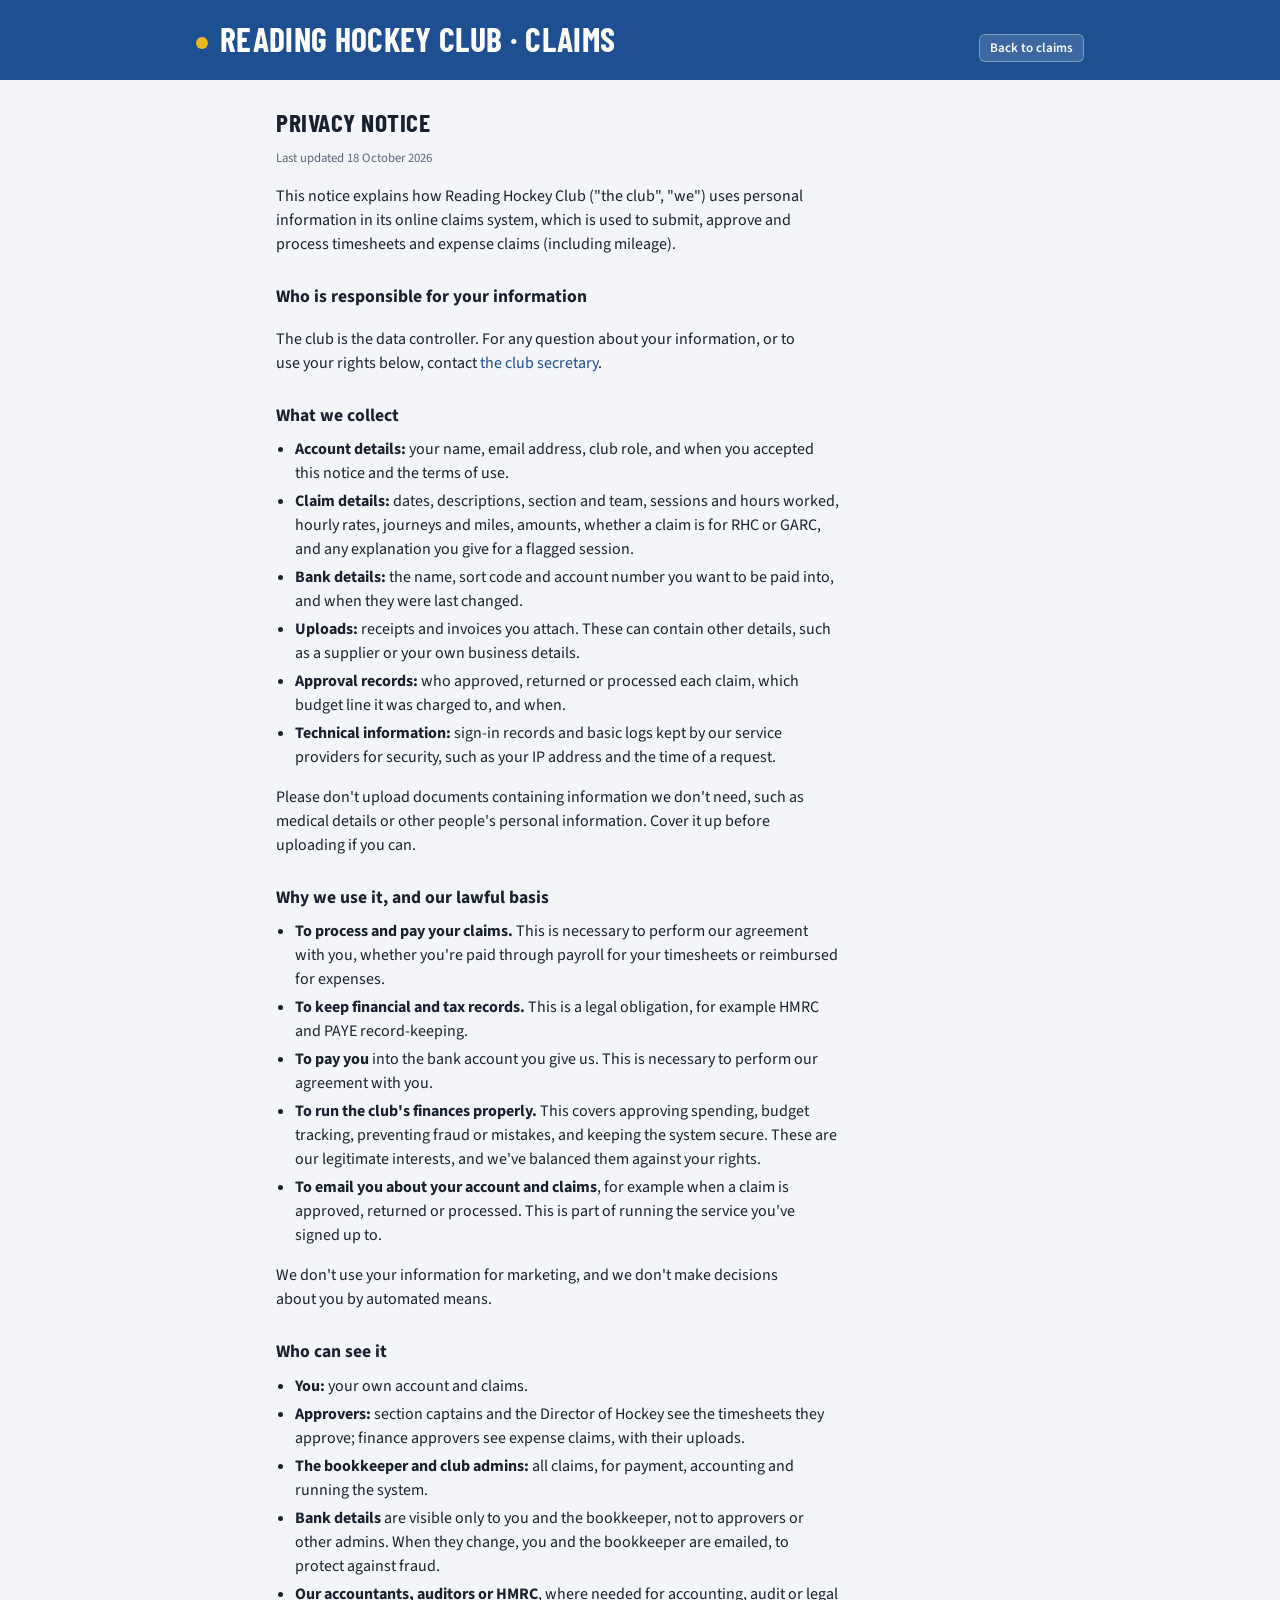
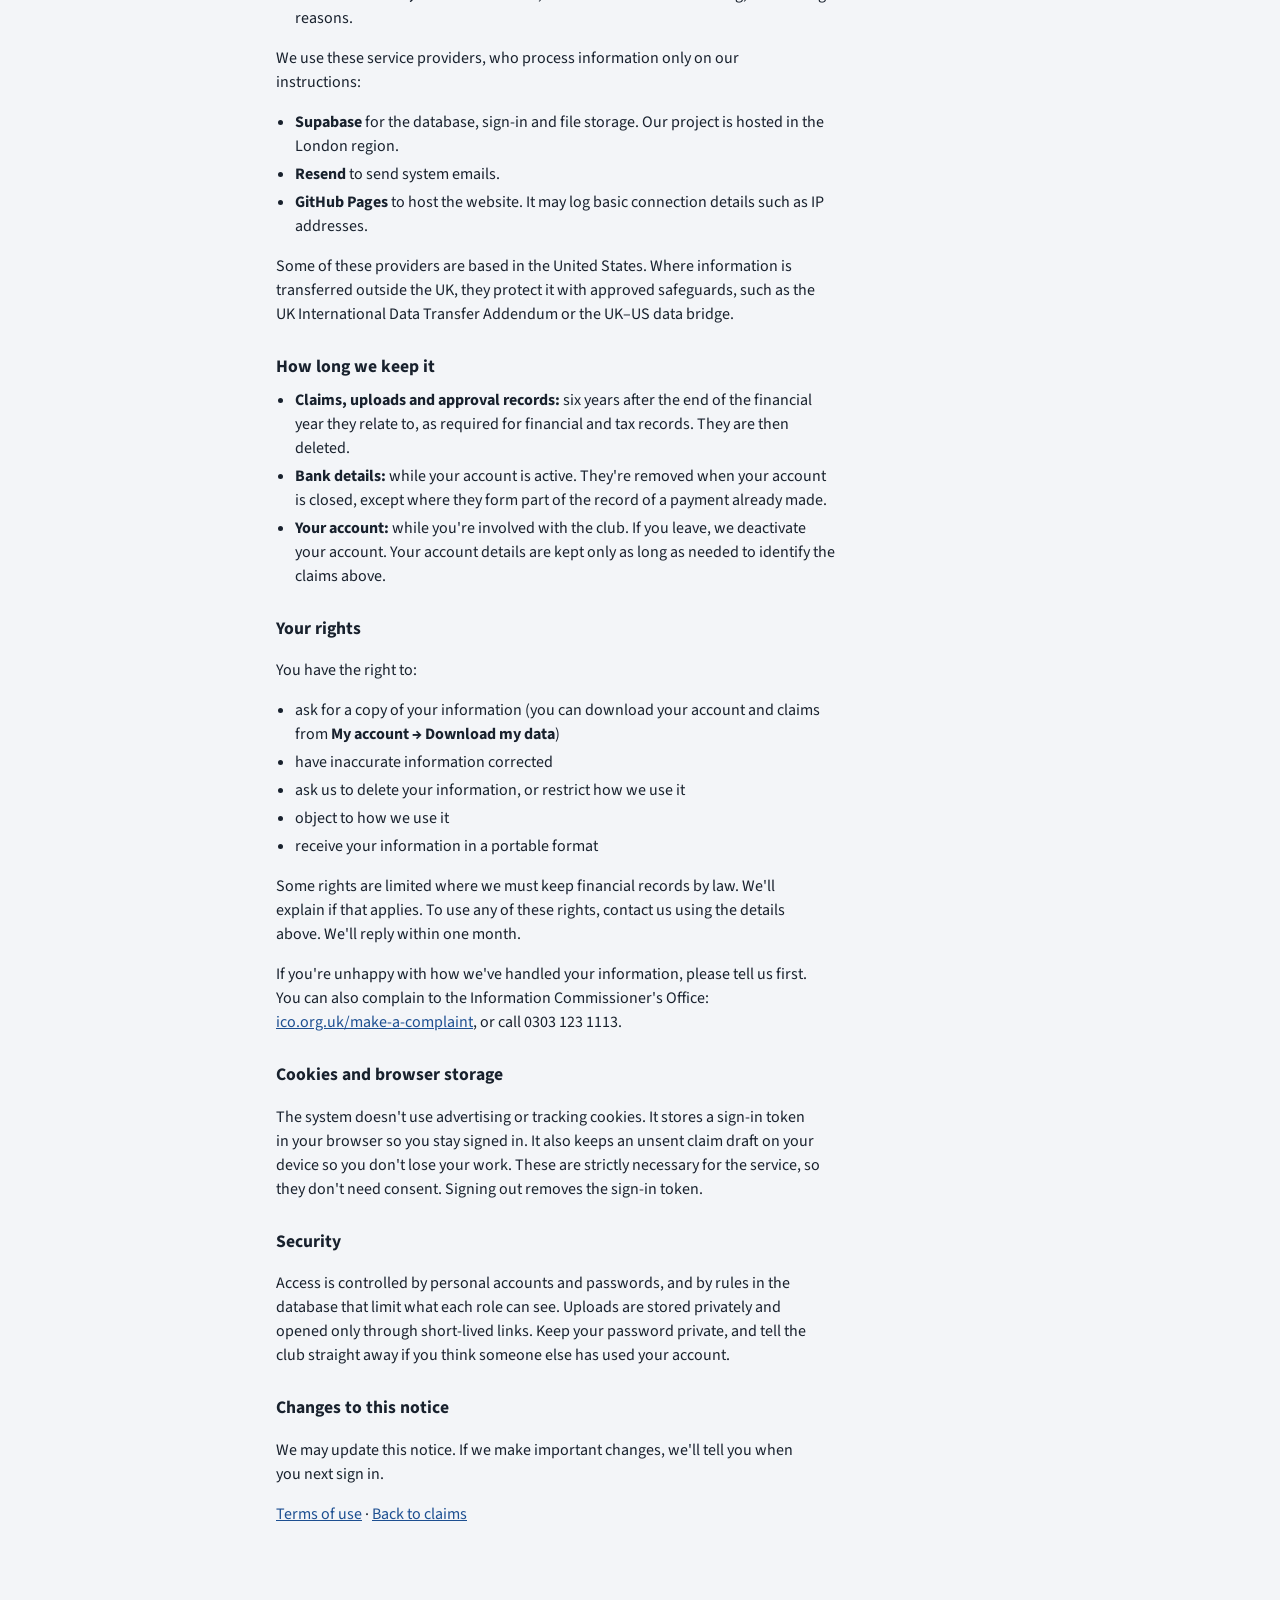
<file: privacy.html>
<!doctype html>
<html lang="en-GB">
<head>
<meta charset="utf-8">
<meta name="viewport" content="width=device-width,initial-scale=1,viewport-fit=cover">
<title>Privacy notice · RHC Claims</title>
<link rel="icon" href="data:image/svg+xml,%3Csvg xmlns='http://www.w3.org/2000/svg' viewBox='0 0 32 32'%3E%3Crect width='32' height='32' rx='7' fill='%231d4f91'/%3E%3Ccircle cx='16' cy='16' r='6' fill='%23e8b923'/%3E%3C/svg%3E">
<link rel="stylesheet" href="https://fonts.googleapis.com/css2?family=Barlow+Condensed:wght@600;700&family=Source+Sans+3:wght@400;600;700&display=swap">
<link rel="stylesheet" href="styles.css">
</head>
<body>
<header class="band"><div class="wrap" style="padding-block:22px 18px"><div class="brand"><span class="dot" aria-hidden="true"></span><h1><span data-cfg="clubName">Reading Hockey Club</span> · Claims</h1><a class="signout" href="./" style="margin-left:auto;text-decoration:none">Back to claims</a></div></div></header>
<main class="wrap legal">
<h2>Privacy notice</h2>
<p class="sub">Last updated <span data-cfg="policyDate">18 October 2026</span></p>

<p>This notice explains how <span data-cfg="clubName">Reading Hockey Club</span> ("the club", "we") uses personal information in its online claims system, which is used to submit, approve and process timesheets and expense claims (including mileage).</p>

<h3>Who is responsible for your information</h3>
<p>The club is the data controller. For any question about your information, or to use your rights below, contact <a data-cfg-mail="contactEmail" href="#"><span data-cfg="contactEmail">the club secretary</span></a><span data-cfg-prefix=", " data-cfg="clubAddress"></span>.</p>

<h3>What we collect</h3>
<ul>
<li><strong>Account details:</strong> your name, email address, club role, and when you accepted this notice and the terms of use.</li>
<li><strong>Claim details:</strong> dates, descriptions, section and team, sessions and hours worked, hourly rates, journeys and miles, amounts, whether a claim is for RHC or GARC, and any explanation you give for a flagged session.</li>
<li><strong>Bank details:</strong> the name, sort code and account number you want to be paid into, and when they were last changed.</li>
<li><strong>Uploads:</strong> receipts and invoices you attach. These can contain other details, such as a supplier or your own business details.</li>
<li><strong>Approval records:</strong> who approved, returned or processed each claim, which budget line it was charged to, and when.</li>
<li><strong>Technical information:</strong> sign-in records and basic logs kept by our service providers for security, such as your IP address and the time of a request.</li>
</ul>
<p>Please don't upload documents containing information we don't need, such as medical details or other people's personal information. Cover it up before uploading if you can.</p>

<h3>Why we use it, and our lawful basis</h3>
<ul>
<li><strong>To process and pay your claims.</strong> This is necessary to perform our agreement with you, whether you're paid through payroll for your timesheets or reimbursed for expenses.</li>
<li><strong>To keep financial and tax records.</strong> This is a legal obligation, for example HMRC and PAYE record-keeping.</li>
<li><strong>To pay you</strong> into the bank account you give us. This is necessary to perform our agreement with you.</li>
<li><strong>To run the club's finances properly.</strong> This covers approving spending, budget tracking, preventing fraud or mistakes, and keeping the system secure. These are our legitimate interests, and we've balanced them against your rights.</li>
<li><strong>To email you about your account and claims</strong>, for example when a claim is approved, returned or processed. This is part of running the service you've signed up to.</li>
</ul>
<p>We don't use your information for marketing, and we don't make decisions about you by automated means.</p>

<h3>Who can see it</h3>
<ul>
<li><strong>You:</strong> your own account and claims.</li>
<li><strong>Approvers:</strong> section captains and the Director of Hockey see the timesheets they approve; finance approvers see expense claims, with their uploads.</li>
<li><strong>The bookkeeper and club admins:</strong> all claims, for payment, accounting and running the system.</li>
<li><strong>Bank details</strong> are visible only to you and the bookkeeper, not to approvers or other admins. When they change, you and the bookkeeper are emailed, to protect against fraud.</li>
<li><strong>Our accountants, auditors or HMRC</strong>, where needed for accounting, audit or legal reasons.</li>
</ul>
<p>We use these service providers, who process information only on our instructions:</p>
<ul>
<li><strong>Supabase</strong> for the database, sign-in and file storage. Our project is hosted in the London region.</li>
<li><strong>Resend</strong> to send system emails.</li>
<li><strong>GitHub Pages</strong> to host the website. It may log basic connection details such as IP addresses.</li>
</ul>
<p>Some of these providers are based in the United States. Where information is transferred outside the UK, they protect it with approved safeguards, such as the UK International Data Transfer Addendum or the UK–US data bridge.</p>

<h3>How long we keep it</h3>
<ul>
<li><strong>Claims, uploads and approval records:</strong> six years after the end of the financial year they relate to, as required for financial and tax records. They are then deleted.</li>
<li><strong>Bank details:</strong> while your account is active. They're removed when your account is closed, except where they form part of the record of a payment already made.</li>
<li><strong>Your account:</strong> while you're involved with the club. If you leave, we deactivate your account. Your account details are kept only as long as needed to identify the claims above.</li>
</ul>

<h3>Your rights</h3>
<p>You have the right to:</p>
<ul>
<li>ask for a copy of your information (you can download your account and claims from <strong>My account → Download my data</strong>)</li>
<li>have inaccurate information corrected</li>
<li>ask us to delete your information, or restrict how we use it</li>
<li>object to how we use it</li>
<li>receive your information in a portable format</li>
</ul>
<p>Some rights are limited where we must keep financial records by law. We'll explain if that applies. To use any of these rights, contact us using the details above. We'll reply within one month.</p>
<p>If you're unhappy with how we've handled your information, please tell us first. You can also complain to the Information Commissioner's Office: <a href="https://ico.org.uk/make-a-complaint/" target="_blank" rel="noopener">ico.org.uk/make-a-complaint</a>, or call 0303 123 1113.</p>

<h3>Cookies and browser storage</h3>
<p>The system doesn't use advertising or tracking cookies. It stores a sign-in token in your browser so you stay signed in. It also keeps an unsent claim draft on your device so you don't lose your work. These are strictly necessary for the service, so they don't need consent. Signing out removes the sign-in token.</p>

<h3>Security</h3>
<p>Access is controlled by personal accounts and passwords, and by rules in the database that limit what each role can see. Uploads are stored privately and opened only through short-lived links. Keep your password private, and tell the club straight away if you think someone else has used your account.</p>

<h3>Changes to this notice</h3>
<p>We may update this notice. If we make important changes, we'll tell you when you next sign in.</p>

<p><a href="terms.html">Terms of use</a> · <a href="./">Back to claims</a></p>
</main>
<script src="config.js"></script>
<script src="legal.js"></script>
</body>
</html>
</file>
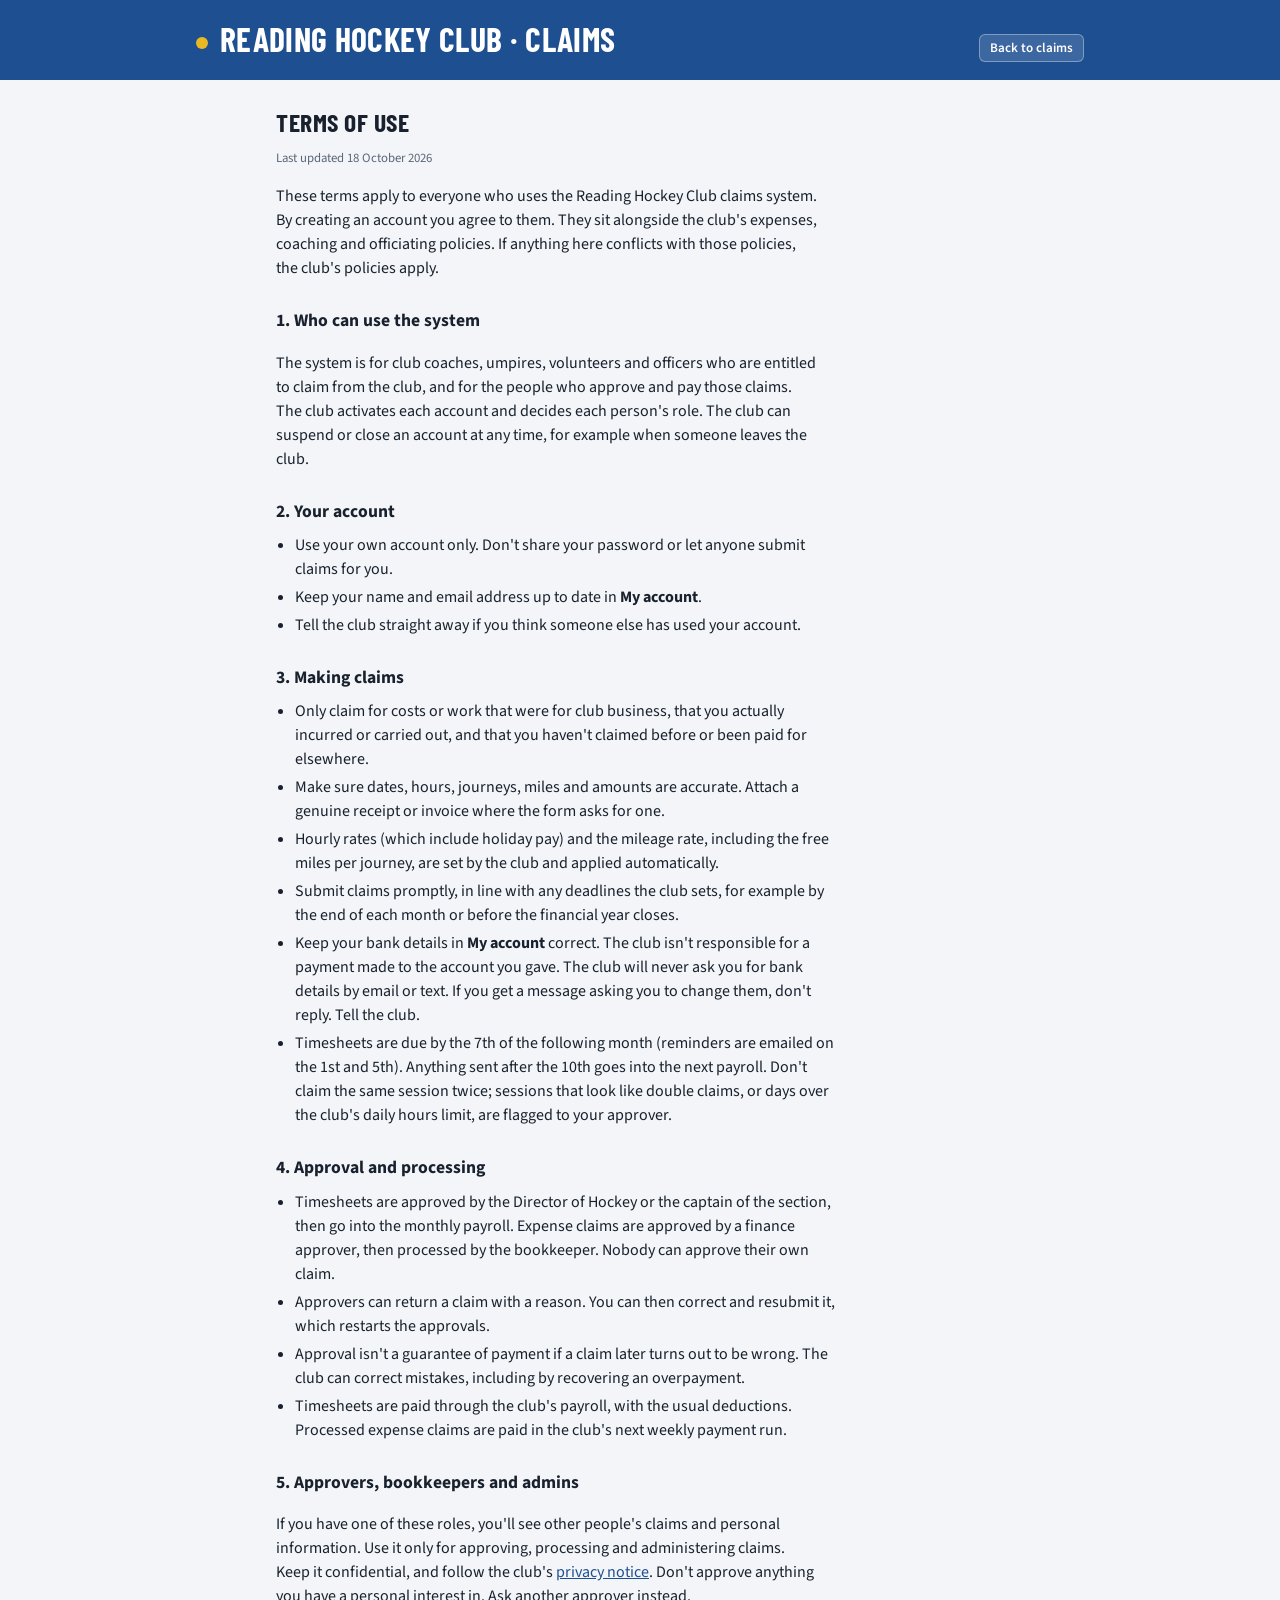
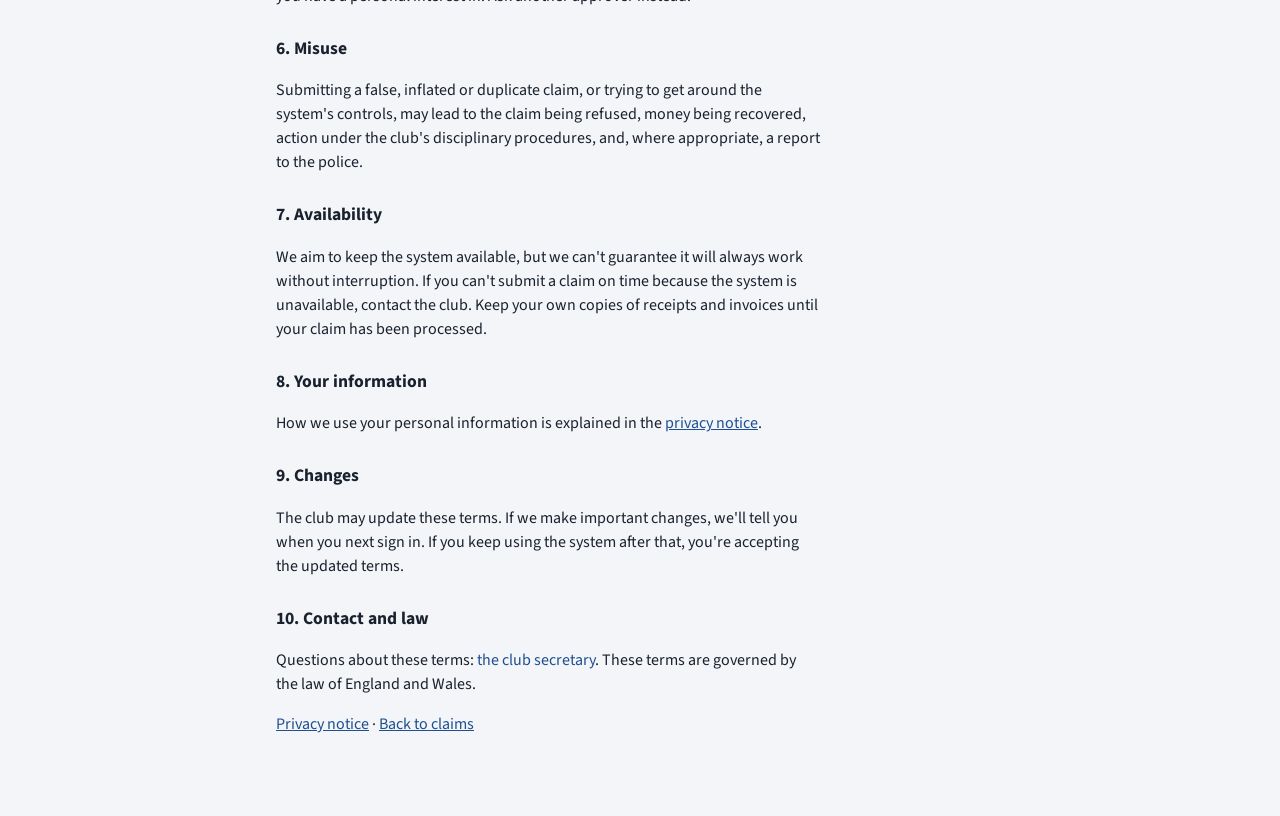
<file: terms.html>
<!doctype html>
<html lang="en-GB">
<head>
<meta charset="utf-8">
<meta name="viewport" content="width=device-width,initial-scale=1,viewport-fit=cover">
<title>Terms of use · RHC Claims</title>
<link rel="icon" href="data:image/svg+xml,%3Csvg xmlns='http://www.w3.org/2000/svg' viewBox='0 0 32 32'%3E%3Crect width='32' height='32' rx='7' fill='%231d4f91'/%3E%3Ccircle cx='16' cy='16' r='6' fill='%23e8b923'/%3E%3C/svg%3E">
<link rel="stylesheet" href="https://fonts.googleapis.com/css2?family=Barlow+Condensed:wght@600;700&family=Source+Sans+3:wght@400;600;700&display=swap">
<link rel="stylesheet" href="styles.css">
</head>
<body>
<header class="band"><div class="wrap" style="padding-block:22px 18px"><div class="brand"><span class="dot" aria-hidden="true"></span><h1><span data-cfg="clubName">Reading Hockey Club</span> · Claims</h1><a class="signout" href="./" style="margin-left:auto;text-decoration:none">Back to claims</a></div></div></header>
<main class="wrap legal">
<h2>Terms of use</h2>
<p class="sub">Last updated <span data-cfg="policyDate">18 October 2026</span></p>

<p>These terms apply to everyone who uses the <span data-cfg="clubName">Reading Hockey Club</span> claims system. By creating an account you agree to them. They sit alongside the club's expenses, coaching and officiating policies. If anything here conflicts with those policies, the club's policies apply.</p>

<h3>1. Who can use the system</h3>
<p>The system is for club coaches, umpires, volunteers and officers who are entitled to claim from the club, and for the people who approve and pay those claims. The club activates each account and decides each person's role. The club can suspend or close an account at any time, for example when someone leaves the club.</p>

<h3>2. Your account</h3>
<ul>
<li>Use your own account only. Don't share your password or let anyone submit claims for you.</li>
<li>Keep your name and email address up to date in <strong>My account</strong>.</li>
<li>Tell the club straight away if you think someone else has used your account.</li>
</ul>

<h3>3. Making claims</h3>
<ul>
<li>Only claim for costs or work that were for club business, that you actually incurred or carried out, and that you haven't claimed before or been paid for elsewhere.</li>
<li>Make sure dates, hours, journeys, miles and amounts are accurate. Attach a genuine receipt or invoice where the form asks for one.</li>
<li>Hourly rates (which include holiday pay) and the mileage rate, including the free miles per journey, are set by the club and applied automatically.</li>
<li>Submit claims promptly, in line with any deadlines the club sets, for example by the end of each month or before the financial year closes.</li>
<li>Keep your bank details in <strong>My account</strong> correct. The club isn't responsible for a payment made to the account you gave. The club will never ask you for bank details by email or text. If you get a message asking you to change them, don't reply. Tell the club.</li>
<li>Timesheets are due by the 7th of the following month (reminders are emailed on the 1st and 5th). Anything sent after the 10th goes into the next payroll. Don't claim the same session twice; sessions that look like double claims, or days over the club's daily hours limit, are flagged to your approver.</li>
</ul>

<h3>4. Approval and processing</h3>
<ul>
<li>Timesheets are approved by the Director of Hockey or the captain of the section, then go into the monthly payroll. Expense claims are approved by a finance approver, then processed by the bookkeeper. Nobody can approve their own claim.</li>
<li>Approvers can return a claim with a reason. You can then correct and resubmit it, which restarts the approvals.</li>
<li>Approval isn't a guarantee of payment if a claim later turns out to be wrong. The club can correct mistakes, including by recovering an overpayment.</li>
<li>Timesheets are paid through the club's payroll, with the usual deductions. Processed expense claims are paid in the club's next weekly payment run.</li>
</ul>

<h3>5. Approvers, bookkeepers and admins</h3>
<p>If you have one of these roles, you'll see other people's claims and personal information. Use it only for approving, processing and administering claims. Keep it confidential, and follow the club's <a href="privacy.html">privacy notice</a>. Don't approve anything you have a personal interest in. Ask another approver instead.</p>

<h3>6. Misuse</h3>
<p>Submitting a false, inflated or duplicate claim, or trying to get around the system's controls, may lead to the claim being refused, money being recovered, action under the club's disciplinary procedures, and, where appropriate, a report to the police.</p>

<h3>7. Availability</h3>
<p>We aim to keep the system available, but we can't guarantee it will always work without interruption. If you can't submit a claim on time because the system is unavailable, contact the club. Keep your own copies of receipts and invoices until your claim has been processed.</p>

<h3>8. Your information</h3>
<p>How we use your personal information is explained in the <a href="privacy.html">privacy notice</a>.</p>

<h3>9. Changes</h3>
<p>The club may update these terms. If we make important changes, we'll tell you when you next sign in. If you keep using the system after that, you're accepting the updated terms.</p>

<h3>10. Contact and law</h3>
<p>Questions about these terms: <a data-cfg-mail="contactEmail" href="#"><span data-cfg="contactEmail">the club secretary</span></a>. These terms are governed by the law of England and Wales.</p>

<p><a href="privacy.html">Privacy notice</a> · <a href="./">Back to claims</a></p>
</main>
<script src="config.js"></script>
<script src="legal.js"></script>
</body>
</html>
</file>
<file: styles.css>
/* Layout: one working column (max 920px) under a turf-blue club band; tabs route between claimant, approver, bookkeeper and settings views. */
:root{
  --bg:#f3f5f8; --surface:#ffffff; --surface-2:#e9eef5; --line:#d3dbe6;
  --fg:#18212d; --muted:#5b6778;
  --turf:#1d4f91; --turf-ink:#ffffff; --turf-soft:#dbe6f5;
  --ball:#e8b923;
  --ok:#1f7a4a; --ok-soft:#dcf1e5; --warn:#9a5b00; --warn-soft:#fbeccd; --bad:#b3261e; --bad-soft:#f8dedb; --info-soft:#e3e9f2;
  --display:"Barlow Condensed","Arial Narrow",Arial,sans-serif;
  --body:"Source Sans 3","Segoe UI",system-ui,sans-serif;
  --r:8px;
}
@media (prefers-color-scheme: dark){:root:not([data-theme="light"]){
  --bg:#0f141b; --surface:#171e28; --surface-2:#1f2834; --line:#2d3846;
  --fg:#e6ebf2; --muted:#9aa6b6; --turf:#4f86d1; --turf-ink:#0b1220; --turf-soft:#1c2c44; --ball:#f0c64a;
  --ok:#5cc58b; --ok-soft:#173326; --warn:#e7ab4c; --warn-soft:#3a2a10; --bad:#f08a80; --bad-soft:#3d1a18; --info-soft:#1f2834; color-scheme:dark}}
:root[data-theme="dark"]{
  --bg:#0f141b; --surface:#171e28; --surface-2:#1f2834; --line:#2d3846;
  --fg:#e6ebf2; --muted:#9aa6b6; --turf:#4f86d1; --turf-ink:#0b1220; --turf-soft:#1c2c44; --ball:#f0c64a;
  --ok:#5cc58b; --ok-soft:#173326; --warn:#e7ab4c; --warn-soft:#3a2a10; --bad:#f08a80; --bad-soft:#3d1a18; --info-soft:#1f2834; color-scheme:dark}
*{box-sizing:border-box}
html{-webkit-text-size-adjust:100%}
body{margin:0}
[hidden]{display:none!important}
img{max-width:100%}
body{background:var(--bg);color:var(--fg);font-family:var(--body);font-size:16px;line-height:1.5}
.wrap{max-width:920px;margin:0 auto;padding-left:max(16px,env(safe-area-inset-left,0px));padding-right:max(16px,env(safe-area-inset-right,0px))}
header.band{background:var(--turf);color:var(--turf-ink)}
header.band .wrap{padding-block:22px 0;display:flex;flex-direction:column;gap:14px}
.brand{display:flex;align-items:baseline;gap:12px;flex-wrap:wrap}
.brand h1{font-family:var(--display);font-size:2.1rem;line-height:1;margin:0;letter-spacing:.01em;text-transform:uppercase;text-wrap:balance}
.brand .dot{width:12px;height:12px;border-radius:50%;background:var(--ball);display:inline-block;transform:translateY(-3px)}
.brand .who{margin-left:auto;font-size:.9rem;opacity:.9}
nav.tabs{display:flex;gap:2px;overflow-x:auto;scrollbar-width:none}
nav.tabs button{font:600 .95rem var(--body);background:transparent;color:var(--turf-ink);opacity:.8;border:0;padding:10px 14px;border-radius:var(--r) var(--r) 0 0;cursor:pointer;white-space:nowrap;display:flex;gap:6px;align-items:center}
nav.tabs button[aria-selected="true"]{background:var(--bg);color:var(--fg);opacity:1}
nav.tabs button:focus-visible{outline:2px solid var(--ball);outline-offset:-2px}
.count{font-size:.75rem;background:var(--ball);color:#1b1500;border-radius:10px;padding:0 7px;line-height:1.5}
main.wrap{padding-block:24px 64px;display:flex;flex-direction:column;gap:20px}
h2{font-family:var(--display);font-size:1.6rem;margin:0;text-transform:uppercase;letter-spacing:.02em;line-height:1.1}
h3{font-size:1.05rem;margin:0}
.lede{color:var(--muted);margin:4px 0 0;max-width:62ch}
.panel{background:var(--surface);border:1px solid var(--line);border-radius:var(--r);padding:20px;display:flex;flex-direction:column;gap:16px;min-width:0}
.notice{border-radius:var(--r);padding:12px 14px;background:var(--info-soft);font-size:.95rem}
.notice.warn{background:var(--warn-soft);color:var(--fg)}
.notice.bad{background:var(--bad-soft)}
.notice.ok{background:var(--ok-soft)}
label{font-weight:600;font-size:.9rem;display:flex;flex-direction:column;gap:5px}
label .hint{font-weight:400;color:var(--muted);font-size:.85rem}
input,select,textarea{font:inherit;color:var(--fg);background:var(--surface);border:1px solid var(--line);border-radius:6px;padding:8px 10px;min-width:0;width:100%}
textarea{min-height:70px;resize:vertical}
input:focus-visible,select:focus-visible,textarea:focus-visible,button:focus-visible,a:focus-visible{outline:2px solid var(--turf);outline-offset:1px}
input[type="checkbox"]{width:auto}
.grid{display:grid;grid-template-columns:repeat(auto-fit,minmax(220px,1fr));gap:14px}
.types{display:grid;grid-template-columns:repeat(auto-fit,minmax(190px,1fr));gap:10px}
.type{text-align:left;font:inherit;color:var(--fg);background:var(--surface);border:1.5px solid var(--line);border-radius:var(--r);padding:12px 14px;cursor:pointer;display:flex;flex-direction:column;gap:3px}
.type b{font-family:var(--display);font-size:1.2rem;letter-spacing:.02em;text-transform:uppercase}
.type span{color:var(--muted);font-size:.88rem;line-height:1.35}
.type[aria-pressed="true"]{border-color:var(--turf);background:var(--turf-soft)}
.btn{font:600 .95rem var(--body);border-radius:6px;padding:9px 16px;border:1px solid var(--line);background:var(--surface-2);color:var(--fg);cursor:pointer;white-space:nowrap}
.btn.primary{background:var(--turf);border-color:var(--turf);color:var(--turf-ink)}
.btn.good{background:var(--ok);border-color:var(--ok);color:var(--surface)}
.btn.danger{color:var(--bad);border-color:var(--bad);background:transparent}
.btn.small{padding:5px 10px;font-size:.85rem}
.btn:disabled{opacity:.5;cursor:not-allowed}
.row{display:flex;gap:10px;flex-wrap:wrap;align-items:center}
.row.end{justify-content:flex-end}
.tablebox{overflow-x:auto;border:1px solid var(--line);border-radius:var(--r)}
table{border-collapse:collapse;width:100%;font-variant-numeric:tabular-nums}
th,td{padding:8px 10px;text-align:left;border-bottom:1px solid var(--line);vertical-align:top}
th{font-size:.75rem;text-transform:uppercase;letter-spacing:.06em;color:var(--muted);background:var(--surface-2);white-space:nowrap}
tr:last-child td{border-bottom:0}
td.num,th.num{text-align:right}
.lines td{padding:6px}
.lines input,.lines select{padding:6px 8px;min-width:90px}
.lines input.w-s{min-width:70px}
.lines td.calc{padding-top:12px;white-space:nowrap}
.totals{display:flex;gap:24px;flex-wrap:wrap;justify-content:flex-end;font-variant-numeric:tabular-nums}
.totals div{display:flex;flex-direction:column;align-items:flex-end}
.totals small{color:var(--muted);font-size:.75rem;text-transform:uppercase;letter-spacing:.06em}
.totals strong{font-family:var(--display);font-size:1.7rem;line-height:1.1}
.pill{display:inline-flex;align-items:center;gap:6px;font-size:.78rem;font-weight:700;text-transform:uppercase;letter-spacing:.05em;padding:2px 9px;border-radius:999px;white-space:nowrap}
.pill.pending{background:var(--warn-soft);color:var(--warn)}
.pill.approved{background:var(--turf-soft);color:var(--turf)}
.pill.processed{background:var(--ok-soft);color:var(--ok)}
.pill.returned{background:var(--bad-soft);color:var(--bad)}
.pill.withdrawn{background:var(--surface-2);color:var(--muted)}
.claims{display:flex;flex-direction:column;gap:12px}
.claim{background:var(--surface);border:1px solid var(--line);border-radius:var(--r);padding:16px;display:flex;flex-direction:column;gap:12px;min-width:0}
.claim .head{display:flex;gap:10px 16px;flex-wrap:wrap;align-items:baseline}
.claim .ref{font-family:var(--display);font-size:1.25rem;letter-spacing:.03em}
.claim .amt{margin-left:auto;font-family:var(--display);font-size:1.4rem;font-variant-numeric:tabular-nums}
.meta{color:var(--muted);font-size:.9rem;display:flex;gap:4px 14px;flex-wrap:wrap}
.track{display:grid;grid-template-columns:repeat(4,minmax(0,1fr));gap:6px;list-style:none;padding:0;margin:0}
.track li{border-top:4px solid var(--line);padding-top:6px;font-size:.82rem;line-height:1.3;min-width:0;overflow-wrap:anywhere}
.track li b{display:block;font-size:.78rem;text-transform:uppercase;letter-spacing:.05em;color:var(--muted)}
.track li.done{border-color:var(--ok)}
.track li.done b{color:var(--ok)}
.track li.next{border-color:var(--ball)}
.roles{display:flex;gap:6px;flex-wrap:wrap;align-items:center}
.role{font-size:.72rem;font-weight:700;text-transform:uppercase;letter-spacing:.06em;padding:2px 8px;border-radius:999px;background:rgba(255,255,255,.18);color:var(--turf-ink)}
.steps{display:flex;gap:6px;align-items:center;font-size:.85rem;color:var(--muted);flex-wrap:wrap}
.steps i{width:22px;height:6px;border-radius:3px;background:var(--line);display:inline-block}
.steps i.on{background:var(--turf)}
.steps i.done{background:var(--ok)}
details summary{cursor:pointer;color:var(--turf);font-weight:600;font-size:.9rem}
details[open] summary{margin-bottom:10px}
.files{display:flex;gap:8px;flex-wrap:wrap}
.file{display:inline-flex;gap:6px;align-items:center;font-size:.88rem;background:var(--surface-2);border-radius:6px;padding:4px 10px;max-width:100%}
.file a{color:var(--turf);overflow:hidden;text-overflow:ellipsis;white-space:nowrap}
.file button{border:0;background:none;color:var(--muted);cursor:pointer;font-size:1rem;padding:0 2px}
.empty{color:var(--muted);text-align:center;padding:28px 12px;border:1.5px dashed var(--line);border-radius:var(--r)}
.copyable{font-family:ui-monospace,Menlo,Consolas,monospace;font-size:.88rem;background:var(--surface-2);padding:2px 6px;border-radius:4px;user-select:all;word-break:break-all}
.people{display:flex;flex-direction:column;gap:8px}
.people label{flex-direction:row;align-items:center;gap:10px;font-weight:400}
.sub{font-size:.8rem;color:var(--muted)}
.decide{display:flex;flex-direction:column;gap:10px;border-top:1px solid var(--line);padding-top:12px}
.toast{position:fixed;left:50%;transform:translateX(-50%);bottom:calc(20px + env(safe-area-inset-bottom,0px));background:var(--fg);color:var(--bg);padding:10px 18px;border-radius:999px;font-weight:600;z-index:20;max-width:calc(100% - 32px)}
.seg{display:flex;gap:6px;flex-wrap:wrap}
.seg button{font:600 .85rem var(--body);border:1px solid var(--line);background:var(--surface);color:var(--fg);border-radius:999px;padding:4px 12px;cursor:pointer}
.seg button[aria-pressed="true"]{background:var(--turf);border-color:var(--turf);color:var(--turf-ink)}
@media (max-width:560px){.brand .who{margin-left:0;width:100%}.claim .amt{margin-left:0;width:100%}}
@media (prefers-reduced-motion:reduce){*{transition:none!important;animation:none!important}}

/* auth screens */
.authwrap{max-width:440px;margin:0 auto;width:100%}
.authwrap form{display:flex;flex-direction:column;gap:14px}
.link{background:none;border:0;color:var(--turf);font:600 .92rem var(--body);cursor:pointer;padding:4px 0;text-decoration:underline;text-underline-offset:3px}
.signout{background:rgba(255,255,255,.14);border:1px solid rgba(255,255,255,.35);color:var(--turf-ink);font:600 .82rem var(--body);border-radius:6px;padding:4px 10px;cursor:pointer}
.personrow{display:grid;grid-template-columns:minmax(0,1.3fr) minmax(0,2fr) auto;gap:12px;align-items:start;padding:14px 0;border-bottom:1px solid var(--line)}
.personrow:last-child{border-bottom:0}
.personrow .checks{display:flex;flex-wrap:wrap;gap:6px 14px}
.personrow .checks label{flex-direction:row;align-items:center;gap:6px;font-weight:400;font-size:.9rem}
@media (max-width:640px){.personrow{grid-template-columns:1fr}}
/* privacy notice and terms pages */
main.legal{max-width:760px;padding-block:28px 64px;display:block}
.legal h2{margin-bottom:6px}
.legal h3{margin:28px 0 8px;font-size:1.1rem}
.legal p,.legal li{max-width:68ch}
.legal ul{padding-left:1.2em;margin:8px 0}
.legal li{margin:4px 0}
.legal a,.sitefoot a,.notice a,.sub a{color:var(--turf)}
.sitefoot{padding-block:0 32px;color:var(--muted);font-size:.88rem;display:flex;gap:16px;flex-wrap:wrap}
/* payroll / invoice mixed lines */
.lines.mixed td{vertical-align:top}
.lines.mixed td.cap{padding-top:28px}
.lines.mixed td.capnum{padding-top:36px}
.lineflds{display:flex;flex-wrap:wrap;gap:6px;align-items:center;min-width:300px}
.lineflds{align-items:flex-end}
.lineflds .fld{flex:1 1 130px;min-width:0;display:flex;flex-direction:column;gap:3px;font-size:.72rem;font-weight:600;letter-spacing:.04em;text-transform:uppercase;color:var(--muted)}
.lineflds .fld input{width:100%;min-width:0;font-size:1rem;font-weight:400;letter-spacing:0;text-transform:none;color:var(--fg)}
.lineflds .fld.w-s{flex:0 1 120px}
.lineflds .fld.w-xs{flex:0 1 90px}
.lineflds .chk{padding-bottom:10px}
.lineflds .rate-tag{padding-bottom:10px}
.lineflds .chk{flex-direction:row;align-items:center;gap:6px;font-weight:400;font-size:.9rem;white-space:nowrap}
.lineflds .chk input{flex:none;min-width:0;width:auto}
.rate-tag{white-space:nowrap}
.lines.mixed select{min-width:150px}
.lineflds .fld select{width:100%;min-width:0;font-size:1rem;font-weight:400;letter-spacing:0;text-transform:none;color:var(--fg)}
/* timesheet headings */
.lineflds .fld.wide{flex:2 1 150px}
.lines.mixed select{min-width:215px;max-width:250px}
details.actrates{flex-basis:100%}
details.actrates summary{font-size:.9rem}
.actgrid{display:grid;grid-template-columns:repeat(auto-fill,minmax(190px,1fr));gap:8px 12px}
.actgrid label{font-size:.82rem;font-weight:600;gap:3px}
.actgrid input{padding:5px 8px}
.personrow .checks .actgrid label{flex-direction:column;align-items:stretch;font-size:.8rem;gap:3px}
.personrow .checks .actgrid input{width:100%}
/* bookkeeper filters */
.bkfilters{gap:10px}
.bkgrid{display:grid;grid-template-columns:repeat(auto-fit,minmax(170px,1fr));gap:10px 12px}
.bkgrid label{font-size:.82rem}
/* section captains */
.capgrid{display:grid;grid-template-columns:repeat(auto-fill,minmax(180px,1fr));gap:4px 12px;margin-top:6px}
.personrow .checks .capgrid label{font-size:.88rem}
.personrow .checks label.fin{flex-basis:100%}
.payby{flex-basis:100%;display:flex;flex-wrap:wrap;gap:6px 16px;align-items:center;font-size:.9rem}
.payby > span{font-weight:600}
.personrow .checks .payby label{font-weight:400}
.personrow .checks .payby label{flex-direction:row;align-items:center;gap:6px;white-space:nowrap}
.payby input[type="radio"]{width:auto;min-width:0;margin:0}
/* budget allocation at 2nd approval */
.alloc{display:flex;flex-direction:column;gap:10px;border-top:1px solid var(--line);padding-top:12px}
.alloc table select{min-width:9em;width:100%}
.alloc td:nth-child(4) select{min-width:14em}
.alloc .allrow td{background:var(--surface-2)}
#blEditor input[type=checkbox]{width:auto;margin-top:12px}
/* version 2: timesheets and expenses */
.types.two{grid-template-columns:repeat(auto-fit,minmax(240px,1fr))}
.track.three{grid-template-columns:repeat(3,minmax(0,1fr))}
.lines.ts select{min-width:170px;max-width:210px}
.lines.ts input[type="date"]{min-width:130px}
.lines.ts td input[data-k="session"]{min-width:140px}
.lines.ts input.w-s{min-width:64px;width:72px}
table.payroll{font-size:.9rem}
table.payroll th{white-space:normal;vertical-align:bottom}
table.payroll td{white-space:nowrap}
table.payroll td:last-child{white-space:normal;min-width:150px}
table.payroll tr.muted td{color:var(--muted)}
table.payroll td.paycell{background:var(--ok-soft);font-weight:700}
table.payroll tr.tot td{border-top:2px solid var(--line)}
.monthgrid{display:grid;grid-template-columns:repeat(auto-fit,minmax(250px,1fr));gap:10px}
.monthcard{border:1px solid var(--line);border-radius:var(--r);padding:12px;display:flex;flex-direction:column;gap:6px;background:var(--surface)}
.monthcard .pill{font-size:.68rem;padding:1px 6px}
table.payroll .tsrefs{white-space:normal;font-size:.75rem}
.flagconfirm{display:flex;flex-direction:column;gap:10px;border-left:4px solid var(--warn);padding-left:12px}
.lines.ts tr.flagged td{background:var(--warn-soft)}
.lines.miles input{min-width:70px}
.lines.miles input[type="date"]{min-width:130px}
.lines.miles input.w-s{width:70px}
.journey{border:1px solid var(--line);border-radius:var(--r);padding:14px;display:flex;flex-direction:column;gap:10px;margin-bottom:10px}
.jgrid{display:grid;grid-template-columns:repeat(auto-fit,minmax(170px,1fr));gap:10px 12px;align-items:end}
.jgrid label.chk{flex-direction:row;align-items:center;gap:8px;font-weight:400;padding-bottom:8px}
#blEditor td:nth-child(2) input{min-width:250px}
#blEditor td:first-child input{min-width:70px;width:80px}
#blEditor th,#blEditor td{text-align:center}
#blEditor th:nth-child(2),#blEditor td:nth-child(2),#blEditor th:first-child,#blEditor td:first-child{text-align:left}
</file>
